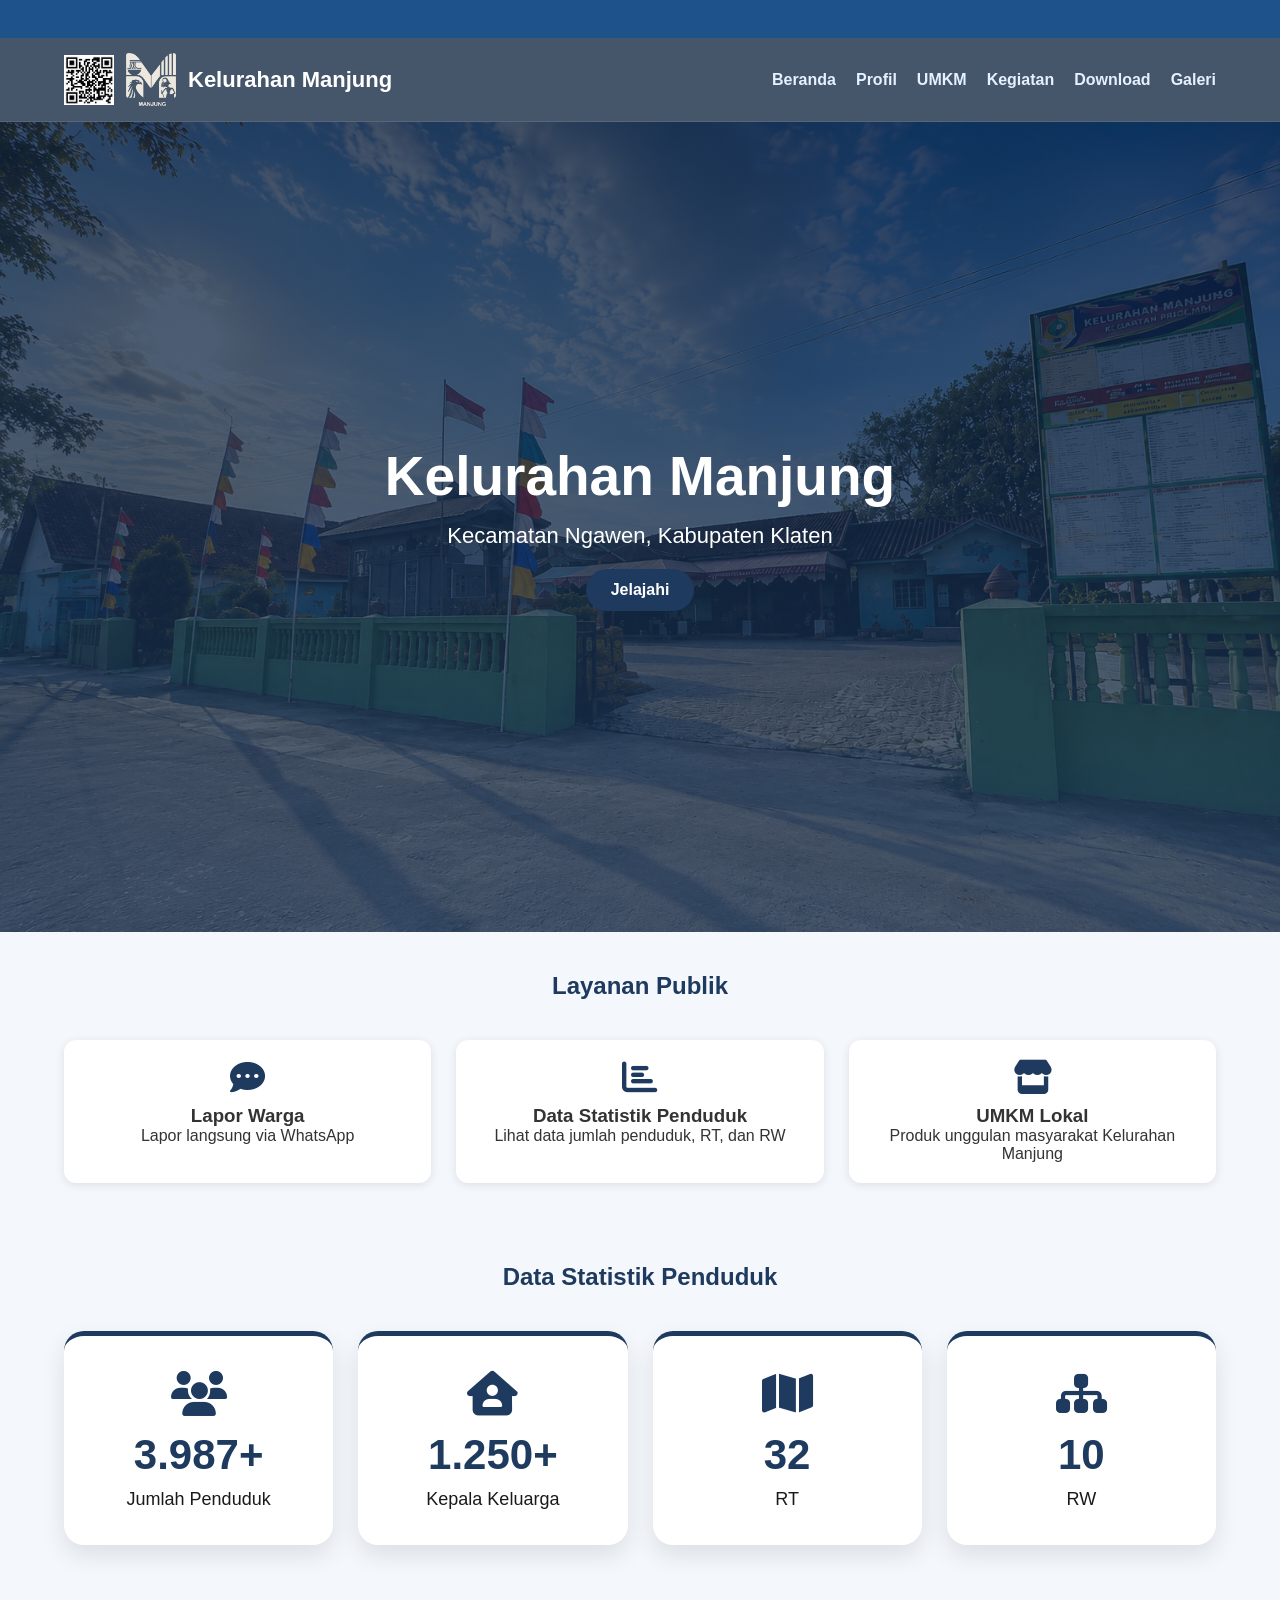
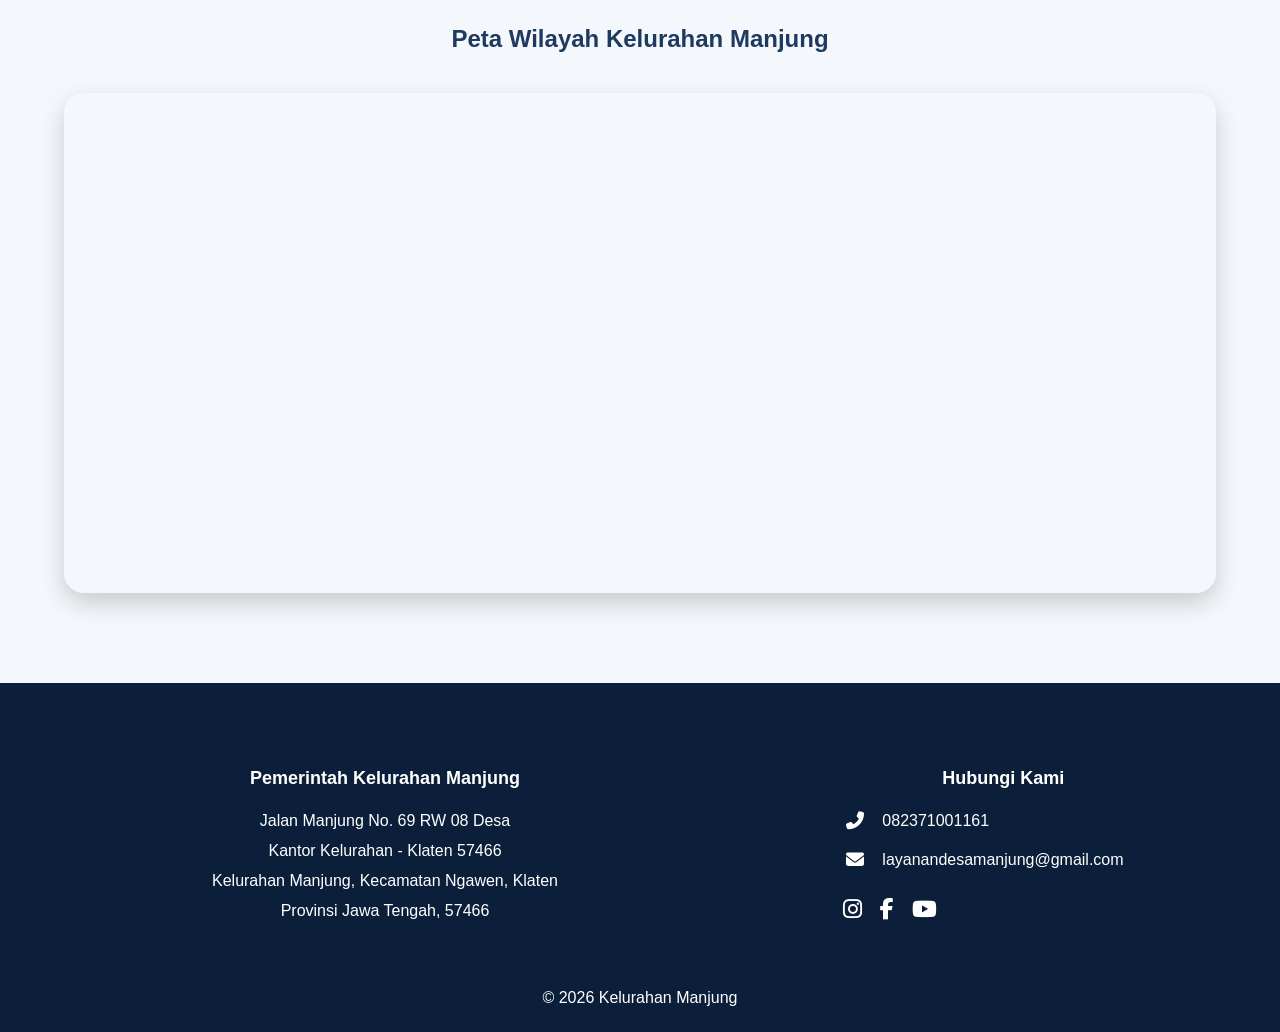
<file: index.html>
<!DOCTYPE html>
<html lang="id">
<head>

    <meta name="viewport" content="width=device-width, initial-scale=1.0">
    <title>Beranda-Website Kelurahan Manjung</title>
    <link rel="icon" type="image/png" href="img/logo3.png">

    <!-- Menghubungkan icon font (Font Awesome) -->
    <link rel="stylesheet" href="https://cdnjs.cloudflare.com/ajax/libs/font-awesome/6.5.1/css/all.min.css">

    <meta charset="UTF-8">
    <meta name="viewport" content="width=device-width, initial-scale=1.0">

    <title>Kelurahan Manjung</title>

    <!-- Menghubungkan file CSS -->
    <link rel="stylesheet" href="style.css">
</head>

<body>
    

<!-- ===================== HEADER / NAVBAR ===================== -->

    <div class="running-text">
    <div class="running-content">
        <span>Selamat Datang di Website Resmi Desa Manjung, Kecamatan Ngawen. Dapatkan informasi terbaru dan transparansi pelayanan kami di sini.</span>

        <span class="gap"></span>

        <span>Jam operasional pelayanan administrasi Balai Desa Manjung: Senin s.d. Kamis (08.00 - 15.00 WIB) & Jumat (08.00 - 11.00 WIB).</span>
    </div>
</div>
    
<header>
    <div class="container">
        <nav>

            <!-- Logo + QR Code -->
            <div class="logo">

                <div class="qr-code">
                    <img src="img/barcode.png" alt="QR Code Website">
                </div>

                <img src="img/logo3.png" alt="Logo Manjung" class="logo-img">

                <span>Kelurahan Manjung</span>

            </div>

            <!-- Menu Navigasi -->
            <ul>
                <li><a href="index.html">Beranda</a></li>
                <li><a href="profil.html">Profil</a></li>
                <li><a href="umkm.html">UMKM</a></li>
                <li><a href="kegiatan.html">Kegiatan</a></li>
                <li><a href="download.html">Download</a></li>
                <li><a href="galeri.html">Galeri</a></li>
            </ul>

        </nav>
    </div>
</header>
<!-- ===================== HERO / BAGIAN UTAMA ===================== -->
<section class="hero">

    <div>
        <h1>Kelurahan Manjung</h1>

        <!-- Deskripsi singkat -->
        <p>Kecamatan Ngawen, Kabupaten Klaten</p>

        <!-- Tombol menuju halaman profil -->
        <a href="profil.html" class="btn">Jelajahi</a>
    </div>

</section>

<!-- ===================== LAYANAN PUBLIK ===================== -->
<section class="section" id="data-statistik">

    <div class="container">

        <h2 class="section-title">Layanan Publik</h2>

        <div class="cards">

            <!-- LAPOR WARGA -->
            <a href="https://wa.me/6285974874311?text=Selamat%20datang%20di%20Layanan%20Pengaduan%20Cepat%20Kelurahan%20Manjung%20%F0%9F%8F%9B%EF%B8%8F%0A%0ASilakan%20langsung%20sampaikan%20laporan%20atau%20keluhan%20Anda%20mengenai%20lingkungan%20kelurahan%20di%20chat%20ini%20dengan%20format%20bebas.%0A%0AAgar%20laporan%20cepat%20diproses%2C%20mohon%20sertakan%3A%0A%0A%F0%9F%93%8D%20Lokasi%20jelas%20(Nama%20jalan%20%2F%20gang%20%2F%20RT%20%26%20RW).%0A%0A%F0%9F%93%9D%20Inti%20masalah%20(Misal%3A%20lampu%20jalan%20mati%2C%20sampah%20menumpuk%2C%20jalan%20berlubang).%0A%0A%F0%9F%93%B7%20Foto%20bukti%20kondisi%20di%20lapangan.%0A%0ASilakan%20ketik%20laporan%20Anda%20dan%20kirimkan%20fotonya%20di%20bawah%20ini.%F0%9F%91%87"
                target="_blank" class="service-card">
                <i class="fas fa-comment-dots"></i>
                <h3>Lapor Warga</h3>
                <p>Lapor langsung via WhatsApp</p>
            </a>
            <!-- DATA STATISTIK -->
            <a href="#data-statistik" class="service-card">
                <i class="fas fa-chart-bar"></i>
                <h3>Data Statistik Penduduk</h3>
                <p>Lihat data jumlah penduduk, RT, dan RW</p>
            </a>

            <!-- UMKM -->
            <a href="umkm.html" class="service-card">
                <i class="fas fa-store"></i>
                <h3>UMKM Lokal</h3>
                <p>Produk unggulan masyarakat Kelurahan Manjung</p>
            </a>

        </div>

    </div>

</section>

<!-- ===================== DATA STATISTIK ===================== -->
<section class="section">

    <div class="container">

        <h2 class="section-title">Data Statistik Penduduk</h2>

        <div class="stats">

            <!-- Jumlah Penduduk -->
            <div class="stat-box">
                <i class="fas fa-users"></i>
                <h2>3.987+</h2>
                <p>Jumlah Penduduk</p>
            </div>

            <!-- Kepala Keluarga -->
            <div class="stat-box">
                <i class="fas fa-house-user"></i>
                <h2>1.250+</h2>
                <p>Kepala Keluarga</p>
            </div>

            <!-- RT -->
            <div class="stat-box">
                <i class="fas fa-map"></i>
                <h2>32</h2>
                <p>RT</p>
            </div>

            <!-- RW -->
            <div class="stat-box">
                <i class="fas fa-sitemap"></i>
                <h2>10</h2>
                <p>RW</p>
            </div>

        </div>

    </div>

</section>

<!-- ===================== PETA WILAYAH ===================== -->
<section class="section">

    <div class="container">

        <h2 class="section-title">Peta Wilayah Kelurahan Manjung</h2>

        <div class="map-box">

            <!-- Google Maps Embed -->
            <iframe
            src="https://www.google.com/maps/embed?pb=!1m18!1m12!1m3!1d7907.983593774622!2d110.58155358522377!3d-7.684027641553846!2m3!1f0!2f0!3f0!3m2!1i1024!2i768!4f13.1!3m3!1m2!1s0x2e7a4396e9752d1f%3A0x8e45d3a02969b3ef!2sManjung%2C%20Kec.%20Ngawen%2C%20Kabupaten%20Klaten%2C%20Jawa%20Tengah!5e0!3m2!1sid!2sid!4v1780369064944"
            width="100%"
            height="500"
            style="border:0;"
            allowfullscreen=""
            loading="lazy"
            referrerpolicy="no-referrer-when-downgrade">
          </iframe>

        </div>

    </div>

</section>

<!-- ===================== FOOTER ===================== -->
 <footer>
<div class="footer-container">
    

    <div class="footer-left">
        <h3>Pemerintah Kelurahan Manjung</h3>

        <p>Jalan Manjung No. 69 RW 08 Desa</p>
        <p>Kantor Kelurahan - Klaten 57466</p>
        <p>Kelurahan Manjung, Kecamatan Ngawen, Klaten</p>
        <p>Provinsi Jawa Tengah, 57466</p>

    </div>

    <div class="footer-right">
        <h3>Hubungi Kami</h3>

        <div class="contact-item">
            <i class="fas fa-phone-alt"></i>
            <span>082371001161</span>
        </div>

        <div class="contact-item">
            <i class="fas fa-envelope"></i>
            <span>layanandesamanjung@gmail.com</span>
        </div>

        <div class="social-icons">
            <a href="#"><i class="fab fa-instagram"></i></a>
            <a href="#"><i class="fab fa-facebook-f"></i></a>
            <a href="#"><i class="fab fa-youtube"></i></a>
        </div>
    </div>

</div>


    <p>&copy; 2026 Kelurahan Manjung</p>
</footer>

<!-- Tombol scroll ke atas -->
<button id="topBtn" onclick="topFunction()">↑</button>

<!-- Menghubungkan JavaScript -->
<script src="script.js"></script>

</body>
</html>
</file>
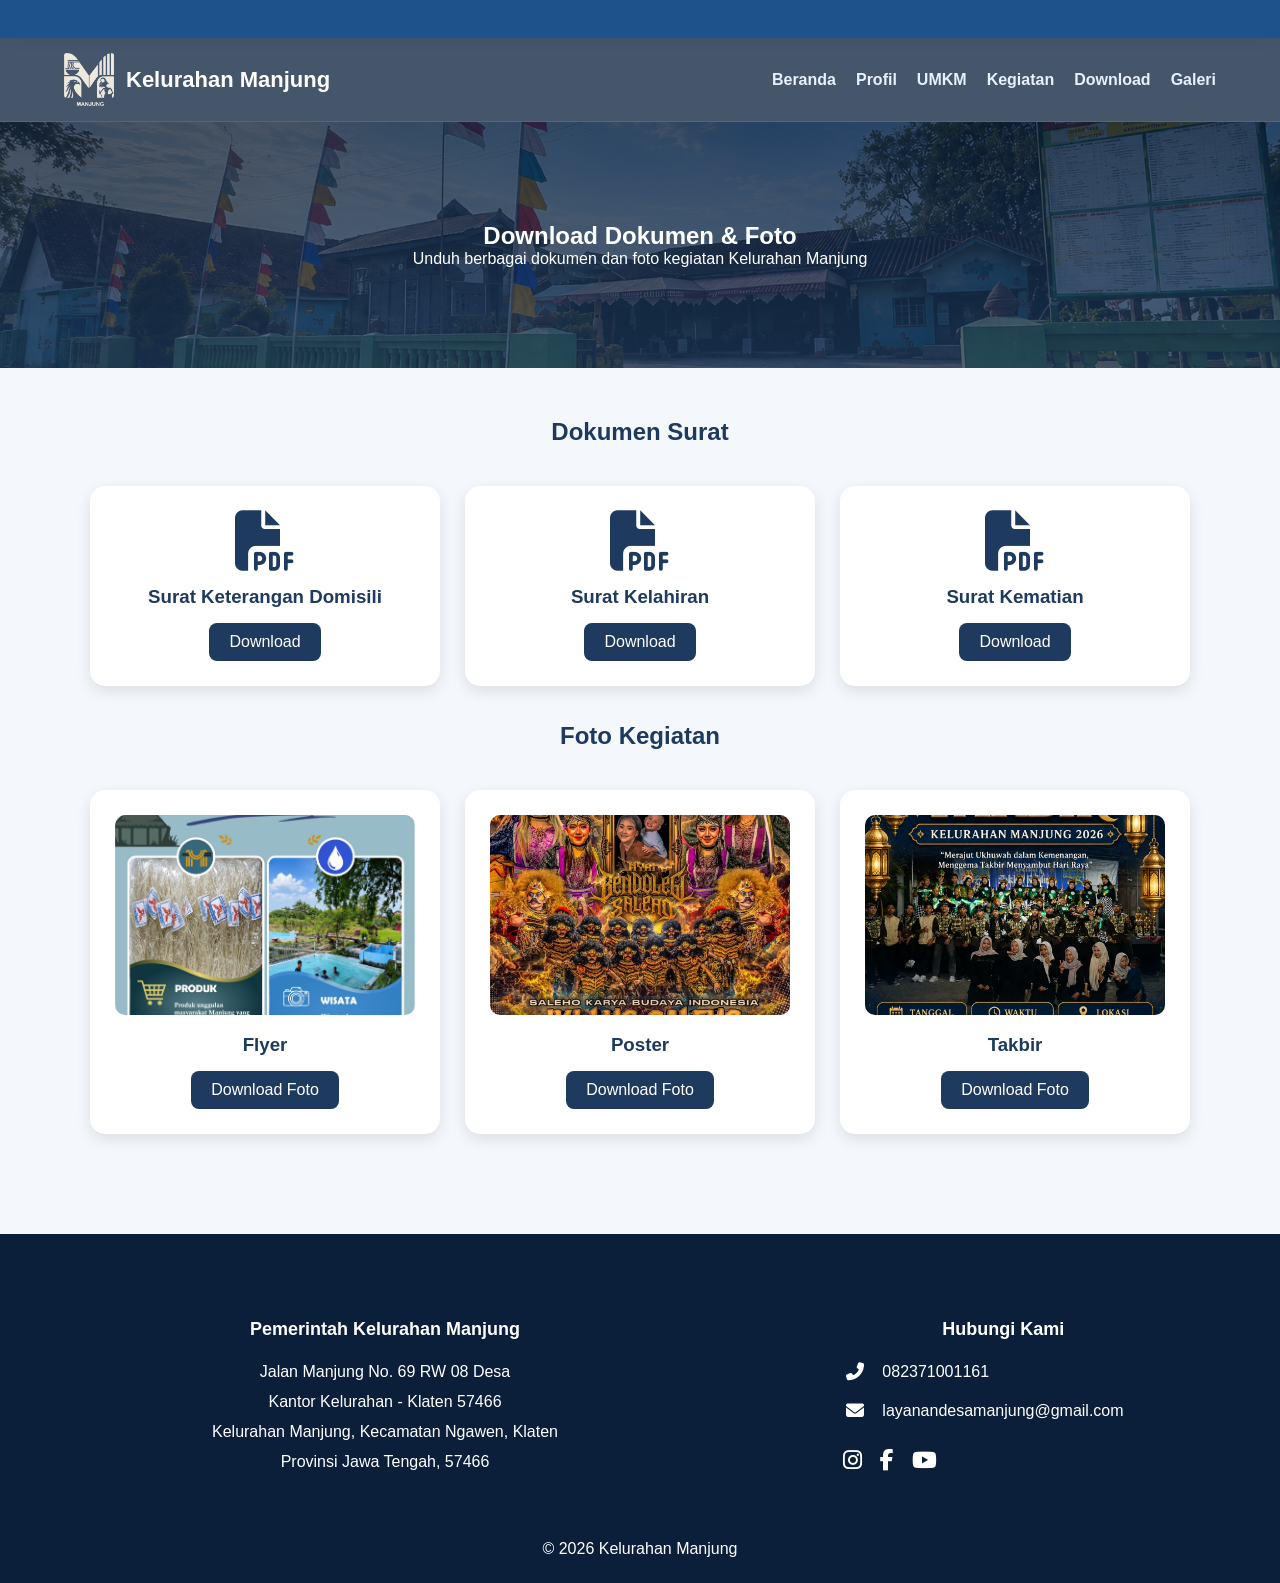
<file: download.html>
<!DOCTYPE html>
<!-- Menentukan bahwa dokumen menggunakan HTML5 -->

<html lang="id">
<!-- Awal dokumen HTML dan bahasa yang digunakan adalah Bahasa Indonesia -->

<head>
    <!-- Bagian head berisi informasi website yang tidak ditampilkan langsung -->

    <meta charset="UTF-8">
    <!-- Mendukung berbagai karakter dan simbol -->

    <meta name="viewport" content="width=device-width, initial-scale=1.0">
    <!-- Membuat website responsif di HP, tablet, dan komputer -->

    <title>Download - Website Kelurahan Manjung</title>
    <!-- Judul yang tampil pada tab browser -->

    <link rel="icon" type="image/png" href="img/logo3.png">
    <!-- Favicon atau ikon website -->

    <link rel="stylesheet" href="style.css">
    <!-- Menghubungkan file CSS -->

    <link rel="stylesheet"
        href="https://cdnjs.cloudflare.com/ajax/libs/font-awesome/6.5.1/css/all.min.css">
    <!-- Menghubungkan Font Awesome untuk ikon -->
</head>

<body>
    <!-- Seluruh isi website dimulai dari sini -->

    <!-- ================= RUNNING TEXT ================= -->
    <div class="running-text">

        <div class="running-content">

            <span>
                Selamat Datang di Website Resmi Desa Manjung, Kecamatan Ngawen.
                Dapatkan informasi terbaru dan transparansi pelayanan kami di sini.
            </span>

            <span class="gap"></span>
            <!-- Memberi jarak antara teks pertama dan kedua -->

            <span>
                Jam operasional pelayanan administrasi Balai Desa Manjung:
                Senin s.d. Kamis (08.00 - 15.00 WIB) &
                Jumat (08.00 - 11.00 WIB).
            </span>

        </div>
    </div>

    <!-- ================= HEADER ================= -->
    <header>

        <div class="container">

            <nav>
                <!-- Menu navigasi website -->

                <div class="logo">

                    <img src="img/logo3.png" class="logo-img">
                    <!-- Logo desa -->

                    Kelurahan Manjung

                </div>

                <ul>
                    <!-- Daftar menu -->

                    <li><a href="index.html">Beranda</a></li>

                    <li><a href="profil.html">Profil</a></li>

                    <li><a href="umkm.html">UMKM</a></li>

                    <li><a href="kegiatan.html">Kegiatan</a></li>

                    <li><a href="download.html">Download</a></li>

                    <li><a href="galeri.html">Galeri</a></li>

                </ul>

            </nav>

        </div>

    </header>

    <!-- ================= JUDUL HALAMAN ================= -->
    <section class="page-header">

        <h1>Download Dokumen & Foto</h1>

        <p>
            Unduh berbagai dokumen dan foto kegiatan Kelurahan Manjung
        </p>

    </section>

    <!-- ================= KONTEN ================= -->
    <section class="content">

        <!-- Judul kategori dokumen -->
        <h2 class="section-title">Dokumen Surat</h2>

        <div class="download-grid">

            <!-- Kartu Surat Domisili -->
            <div class="download-card">

                <i class="fas fa-file-pdf"></i>

                <h3>Surat Keterangan Domisili</h3>

                <a href="img/domisili.pdf"
                    download
                    class="download-btn">

                    Download

                </a>

            </div>

            <!-- Kartu Surat Kelahiran -->
            <div class="download-card">

                <i class="fas fa-file-pdf"></i>

                <h3>Surat Kelahiran</h3>

                <a href="img/kelahiran.pdf"
                    download
                    class="download-btn">

                    Download

                </a>

            </div>

            <!-- Kartu Surat Kematian -->
            <div class="download-card">

                <i class="fas fa-file-pdf"></i>

                <h3>Surat Kematian</h3>

                <a href="img/kematian.pdf"
                    download
                    class="download-btn">

                    Download

                </a>

            </div>

        </div>

        <br><br>

        <!-- ================= FOTO KEGIATAN ================= -->
        <h2 class="section-title">Foto Kegiatan</h2>

        <div class="download-grid">

            <!-- Flyer -->
            <div class="download-card">

                <img src="img/poster1.jpg" alt="Flyer">

                <h3>Flyer</h3>

                <a href="img/poster1.jpg"
                    download="Flyer.jpg"
                    class="download-btn">

                    Download Foto

                </a>

            </div>

            <!-- Poster -->
            <div class="download-card">

                <img src="img/saleho.jpg" alt="Poster">

                <h3>Poster</h3>

                <a href="img/kegiatan2.jpg"
                    download="Poster-Saleho.jpg"
                    class="download-btn">

                    Download Foto

                </a>

            </div>

            <!-- Takbir -->
            <div class="download-card">

                <img src="img/takbir.png" alt="Takbir">

                <h3>Takbir</h3>

                <a href="img/takbir.png"
                    download="Poster-Takbir.jpg"
                    class="download-btn">

                    Download Foto

                </a>

            </div>

        </div>

    </section>

    <!-- ================= FOOTER ================= -->
    <footer>

        <div class="footer-container">

            <!-- Informasi Alamat -->
            <div class="footer-left">

                <h3>Pemerintah Kelurahan Manjung</h3>

                <p>Jalan Manjung No. 69 RW 08 Desa</p>

                <p>Kantor Kelurahan - Klaten 57466</p>

                <p>Kelurahan Manjung, Kecamatan Ngawen, Klaten</p>

                <p>Provinsi Jawa Tengah, 57466</p>

            </div>

            <!-- Kontak -->
            <div class="footer-right">

                <h3>Hubungi Kami</h3>

                <div class="contact-item">

                    <i class="fas fa-phone-alt"></i>

                    <span>082371001161</span>

                </div>

                <div class="contact-item">

                    <i class="fas fa-envelope"></i>

                    <span>layanandesamanjung@gmail.com</span>

                </div>

                <!-- Sosial Media -->
                <div class="social-icons">

                    <a href="#">
                        <i class="fab fa-instagram"></i>
                    </a>

                    <a href="#">
                        <i class="fab fa-facebook-f"></i>
                    </a>

                    <a href="#">
                        <i class="fab fa-youtube"></i>
                    </a>

                </div>

            </div>

        </div>

        <p>&copy; 2026 Kelurahan Manjung</p>

    </footer>

    <!-- Tombol kembali ke atas -->
    <button id="topBtn" onclick="topFunction()">
        ↑
    </button>

    <!-- Menghubungkan JavaScript -->
    <script src="script.js"></script>

</body>
</html>
</file>
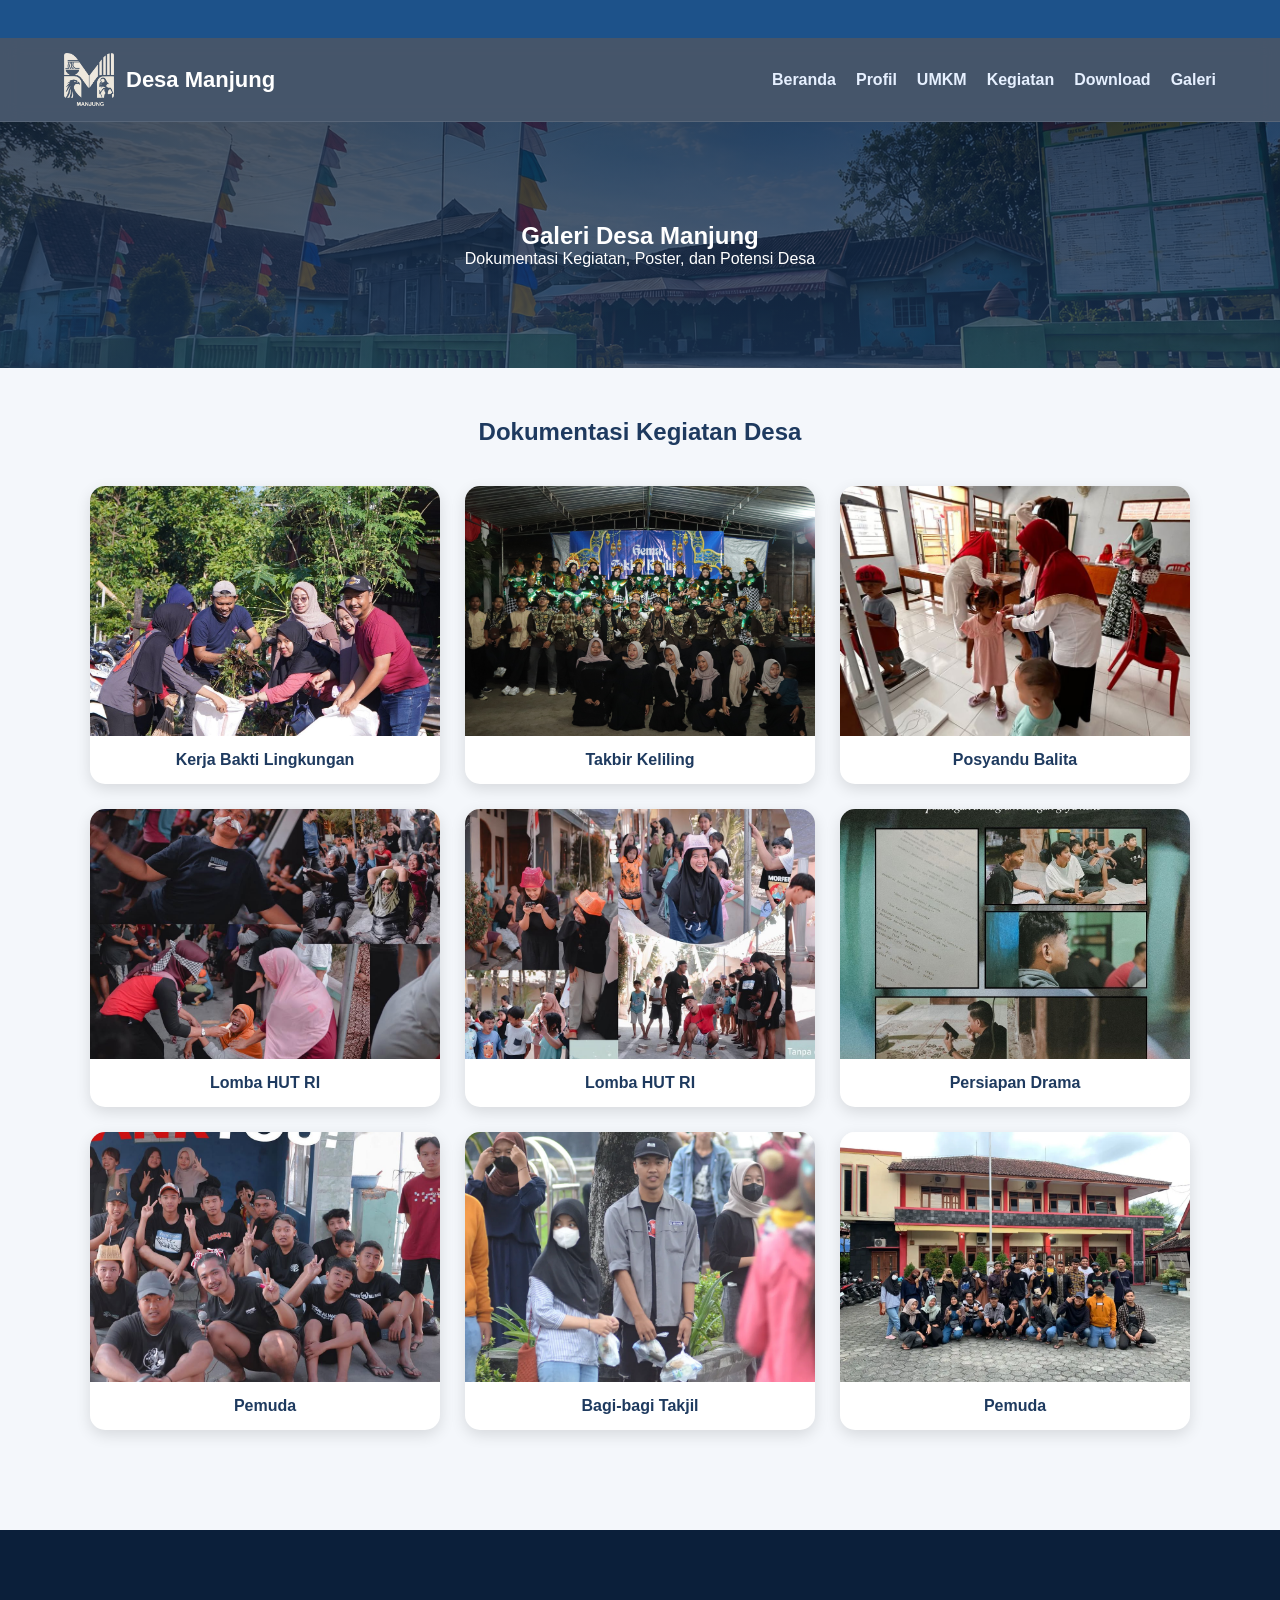
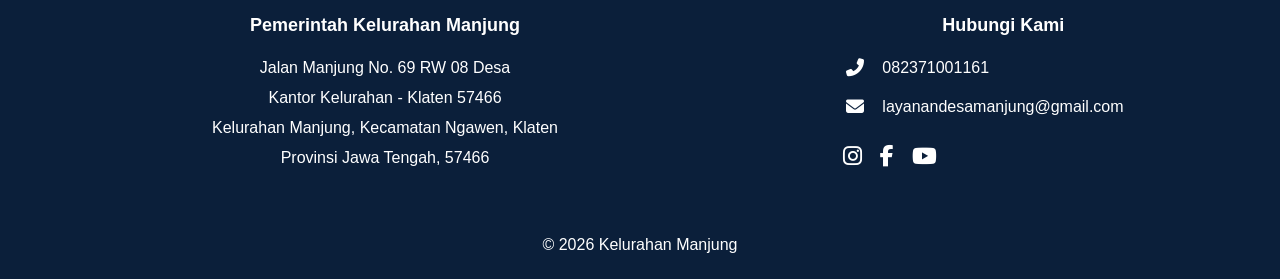
<file: galeri.html>
<!DOCTYPE html>
<!-- Menentukan bahwa dokumen menggunakan HTML5 -->

<html lang="id">
<!-- Awal dokumen HTML dengan bahasa Indonesia -->

<head>
    <!-- Bagian head berisi informasi website -->

    <head>
    <meta charset="UTF-8">
    <meta name="viewport" content="width=device-width, initial-scale=1.0">
    <title>Galeri Desa Manjung</title>

    <link rel="icon" type="image/png" href="./img/logo3.png">

    <link rel="stylesheet" href="style.css">
</head>

    <div class="running-text">
        <!-- Area teks berjalan -->

        <div class="running-content">

            <span>
                Selamat Datang di Website Resmi Desa Manjung, Kecamatan Ngawen.
                Dapatkan informasi terbaru dan transparansi pelayanan kami di sini.
            </span>

            <span class="gap"></span>
            <!-- Memberikan jarak antar teks berjalan -->

            <span>
                Jam operasional pelayanan administrasi Balai Desa Manjung:
                Senin s.d. Kamis (08.00 - 15.00 WIB) &
                Jumat (08.00 - 11.00 WIB).
            </span>

        </div>
    </div>

    <meta charset="UTF-8">
    <!-- Mendukung berbagai karakter dan simbol -->

    <meta name="viewport" content="width=device-width, initial-scale=1.0">
    <!-- Membuat website responsif -->

    <title>Galeri Desa Manjung</title>
    <!-- Judul halaman pada tab browser -->

    <link rel="stylesheet" href="style.css">
    <!-- Menghubungkan file CSS -->

    <link rel="stylesheet"
        href="https://cdnjs.cloudflare.com/ajax/libs/font-awesome/6.5.1/css/all.min.css">
    <!-- Menghubungkan Font Awesome untuk ikon -->
</head>

<body>
    <!-- Awal isi website -->

    <!-- ================= HEADER ================= -->

    <header>

        <div class="container">

            <nav>
                <!-- Menu navigasi website -->

                <div class="logo">

                    <img src="img/logo3.png"
                        alt="Logo Desa"
                        class="logo-img">
                    <!-- Logo Desa Manjung -->

                    <span>Desa Manjung</span>

                </div>

                <ul>
                    <!-- Daftar menu -->

                    <li><a href="index.html">Beranda</a></li>

                    <li><a href="profil.html">Profil</a></li>

                    <li><a href="umkm.html">UMKM</a></li>

                    <li><a href="kegiatan.html">Kegiatan</a></li>

                    <li><a href="download.html">Download</a></li>

                    <li><a href="galeri.html">Galeri</a></li>

                </ul>

            </nav>

        </div>

    </header>

    <!-- ================= JUDUL HALAMAN ================= -->

    <section class="page-header">

        <h1>Galeri Desa Manjung</h1>

        <p>
            Dokumentasi Kegiatan, Poster, dan Potensi Desa
        </p>

    </section>

    <!-- ================= KONTEN GALERI ================= -->

    <section class="content">

        <h2 class="section-title">
            Dokumentasi Kegiatan Desa
        </h2>

        <!-- Grid galeri foto -->

        <div class="gallery-grid">

            <!-- Foto 1 -->
            <div class="gallery-item">

                <img src="img/kerja bakti.jpg"
                    alt="Kerja Bakti">

                <div class="gallery-caption">
                    Kerja Bakti Lingkungan
                </div>

            </div>

            <!-- Foto 2 -->
            <div class="gallery-item">

                <img src="img/takbiran.JPG"
                    alt="Takbir Keliling">

                <div class="gallery-caption">
                    Takbir Keliling
                </div>

            </div>

            <!-- Foto 3 -->
            <div class="gallery-item">

                <img src="img/posyhandu.jpg"
                    alt="Posyandu">

                <div class="gallery-caption">
                    Posyandu Balita
                </div>

            </div>

            <!-- Foto 4 -->
            <div class="gallery-item">

                <img src="img/lomba ibu.jpg"
                    alt="Lomba HUT RI">

                <div class="gallery-caption">
                    Lomba HUT RI
                </div>

            </div>

            <!-- Foto 5 -->
            <div class="gallery-item">

                <img src="img/agustusan.jpg"
                    alt="Agustusan">

                <div class="gallery-caption">
                    Lomba HUT RI
                </div>

            </div>

            <!-- Foto 6 -->
            <div class="gallery-item">

                <img src="img/drama.jpg"
                    alt="Drama">

                <div class="gallery-caption">
                    Persiapan Drama
                </div>

            </div>

            <!-- Foto 7 -->
            <div class="gallery-item">

                <img src="img/agustusan1.jpg"
                    alt="Pemuda">

                <div class="gallery-caption">
                    Pemuda
                </div>

            </div>

            <!-- Foto 8 -->
            <div class="gallery-item">

                <img src="img/takjil.webp"
                    alt="Takjil">

                <div class="gallery-caption">
                    Bagi-bagi Takjil
                </div>

            </div>

            <!-- Foto 9 -->
            <div class="gallery-item">

                <img src="img/pemuda.jpg"
                    alt="Pemuda">

                <div class="gallery-caption">
                    Pemuda
                </div>

            </div>

        </div>

    </section>

    <!-- ================= FOOTER ================= -->

    <footer>

        <div class="footer-container">

            <!-- Informasi alamat kantor desa -->
            <div class="footer-left">

                <h3>Pemerintah Kelurahan Manjung</h3>

                <p>Jalan Manjung No. 69 RW 08 Desa</p>

                <p>Kantor Kelurahan - Klaten 57466</p>

                <p>Kelurahan Manjung, Kecamatan Ngawen, Klaten</p>

                <p>Provinsi Jawa Tengah, 57466</p>

            </div>

            <!-- Informasi kontak -->
            <div class="footer-right">

                <h3>Hubungi Kami</h3>

                <div class="contact-item">

                    <i class="fas fa-phone-alt"></i>

                    <span>082371001161</span>

                </div>

                <div class="contact-item">

                    <i class="fas fa-envelope"></i>

                    <span>layanandesamanjung@gmail.com</span>

                </div>

                <!-- Ikon media sosial -->
                <div class="social-icons">

                    <a href="#">
                        <i class="fab fa-instagram"></i>
                    </a>

                    <a href="#">
                        <i class="fab fa-facebook-f"></i>
                    </a>

                    <a href="#">
                        <i class="fab fa-youtube"></i>
                    </a>

                </div>

            </div>

        </div>

        <!-- Hak cipta website -->
        <p>&copy; 2026 Kelurahan Manjung</p>

    </footer>

<!-- Tombol scroll ke atas -->
<button id="topBtn" onclick="topFunction()">↑</button>

    
</body>
</html>
</file>
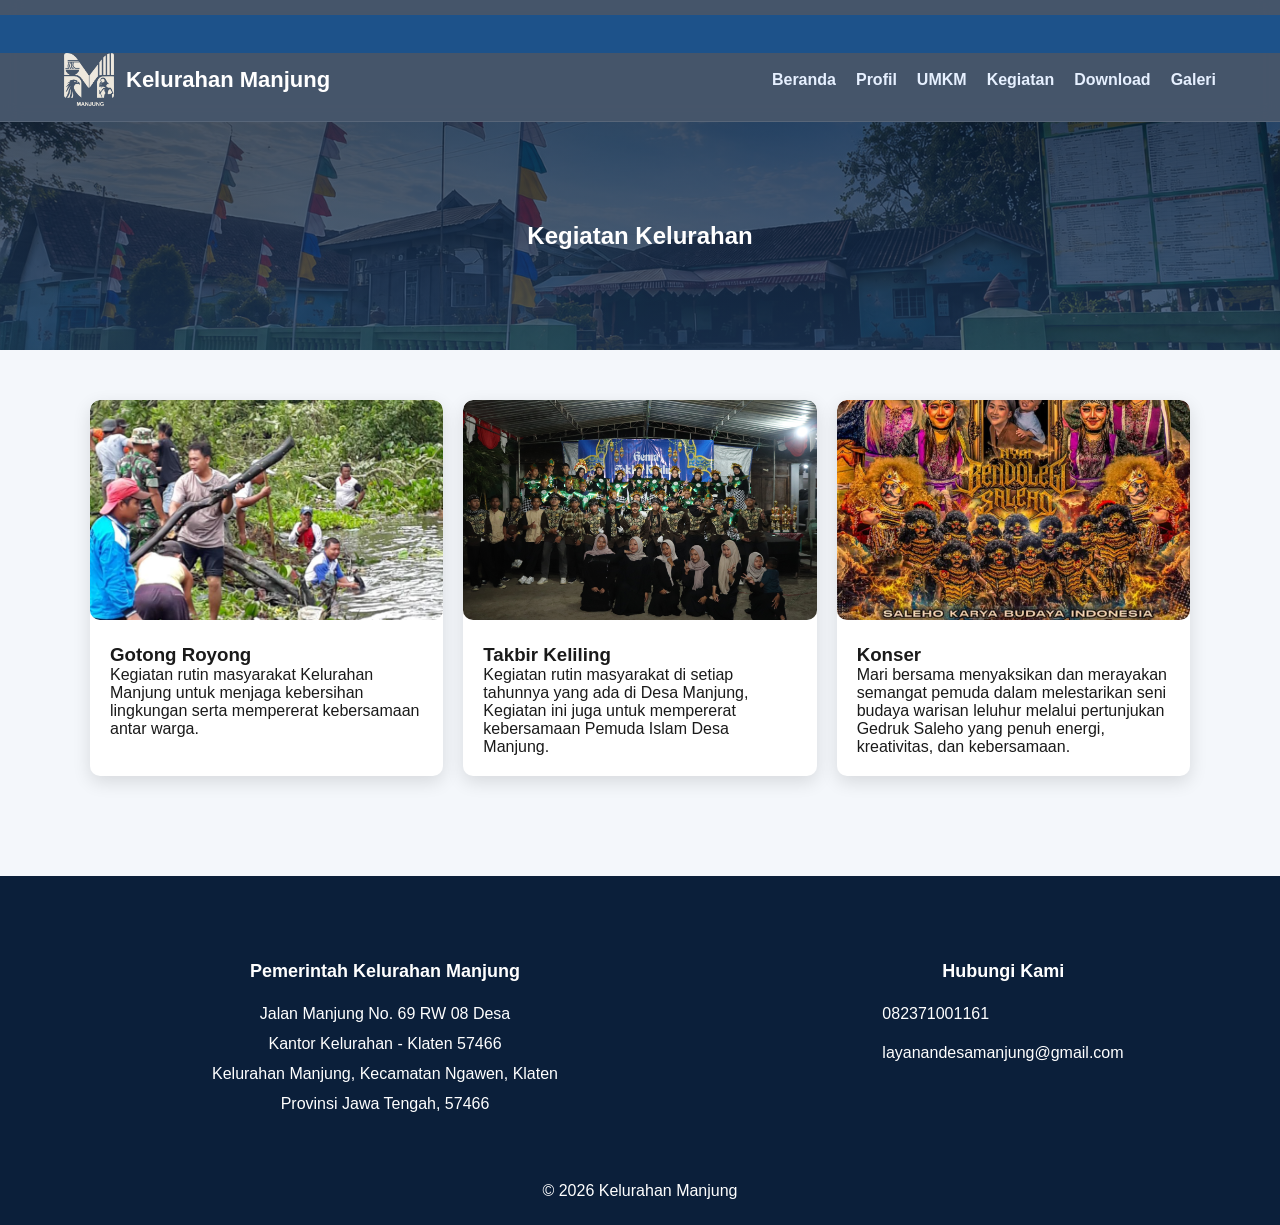
<file: kegiatan.html>
<!DOCTYPE html>
<html>
<head>
    <meta name="viewport" content="width=device-width, initial-scale=1.0">
    <title>Kegiatan-Website Kelurahan Manjung</title>
    <link rel="icon" type="image/png" href="img/logo3.png">
<title>Kegiatan Kelurahan</title>
<link rel="stylesheet" href="style.css">
</head>
<body>

<header>

<div class="running-text">
    <div class="running-content">
        <span>Selamat Datang di Website Resmi Desa Manjung, Kecamatan Ngawen. Dapatkan informasi terbaru dan transparansi pelayanan kami di sini.</span>

        <span class="gap"></span>

        <span>Jam operasional pelayanan administrasi Balai Desa Manjung: Senin s.d. Kamis (08.00 - 15.00 WIB) & Jumat (08.00 - 11.00 WIB).</span>
    </div>
</div>
    
<div class="container">
<nav>
<div class="logo">
    <img src="img/logo3.png" alt="Logo Kelurahan" class="logo-img">
    <span>Kelurahan Manjung</span>
</div>

<ul>
<li><a href="index.html">Beranda</a></li>
<li><a href="profil.html">Profil</a></li>
<li><a href="umkm.html">UMKM</a></li>
<li><a href="kegiatan.html">Kegiatan</a></li>
<li><a href="download.html">Download</a></li>
<li><a href="galeri.html">Galeri</a></li>
</ul>

</nav>
</div>
</header>

<section class="page-header">
    <h1>Kegiatan Kelurahan</h1>
</section>

<section class="content">

    <div class="gallery">

        <!-- Kegiatan 1 -->
        <div class="card">
            <img src="img/kegiatan.jpg" alt="Gotong Royong">

            <div class="card-content">
                <h3>Gotong Royong</h3>

                <p>
                    Kegiatan rutin masyarakat Kelurahan Manjung
                    untuk menjaga kebersihan lingkungan serta
                    mempererat kebersamaan antar warga.
                </p>
            </div>
        </div>

        <!-- Kegiatan 2 -->
        <div class="card">
            <img src="img/takbiran.JPG" alt="Pelatihan UMKM">

            <div class="card-content">
                <h3>Takbir Keliling</h3>

                <p>
                    Kegiatan rutin masyarakat di setiap tahunnya
                    yang ada di Desa Manjung, Kegiatan ini juga untuk
                    mempererat kebersamaan Pemuda Islam Desa Manjung.
                </p>
            </div>
        </div>

        <!-- Kegiatan 3 -->
        <div class="card">
            <img src="img/saleho.jpg" alt="Promosi Wisata">

            <div class="card-content">
                <h3>Konser</h3>

                <p>
                    Mari bersama menyaksikan dan merayakan semangat pemuda 
                    dalam melestarikan seni 
                    budaya warisan leluhur melalui pertunjukan Gedruk Saleho 
                    yang penuh energi, kreativitas, dan kebersamaan.
                </p>
            </div>
        </div>

    </div>

</section>

<footer>
<div class="footer-container">
    

    <div class="footer-left">
        <h3>Pemerintah Kelurahan Manjung</h3>

        <p>Jalan Manjung No. 69 RW 08 Desa</p>
        <p>Kantor Kelurahan - Klaten 57466</p>
        <p>Kelurahan Manjung, Kecamatan Ngawen, Klaten</p>
        <p>Provinsi Jawa Tengah, 57466</p>

    </div>

    <div class="footer-right">
        <h3>Hubungi Kami</h3>

        <div class="contact-item">
            <i class="fas fa-phone-alt"></i>
            <span>082371001161</span>
        </div>

        <div class="contact-item">
            <i class="fas fa-envelope"></i>
            <span>layanandesamanjung@gmail.com</span>
        </div>

        <div class="social-icons">
            <a href="#"><i class="fab fa-instagram"></i></a>
            <a href="#"><i class="fab fa-facebook-f"></i></a>
            <a href="#"><i class="fab fa-youtube"></i></a>
        </div>
    </div>

</div>


    <p>&copy; 2026 Kelurahan Manjung</p>
</footer>

<!-- Tombol scroll ke atas -->
<button id="topBtn" onclick="topFunction()">↑</button>

<!-- Menghubungkan JavaScript -->
<script src="script.js"></script>


</body>
</html>
</file>
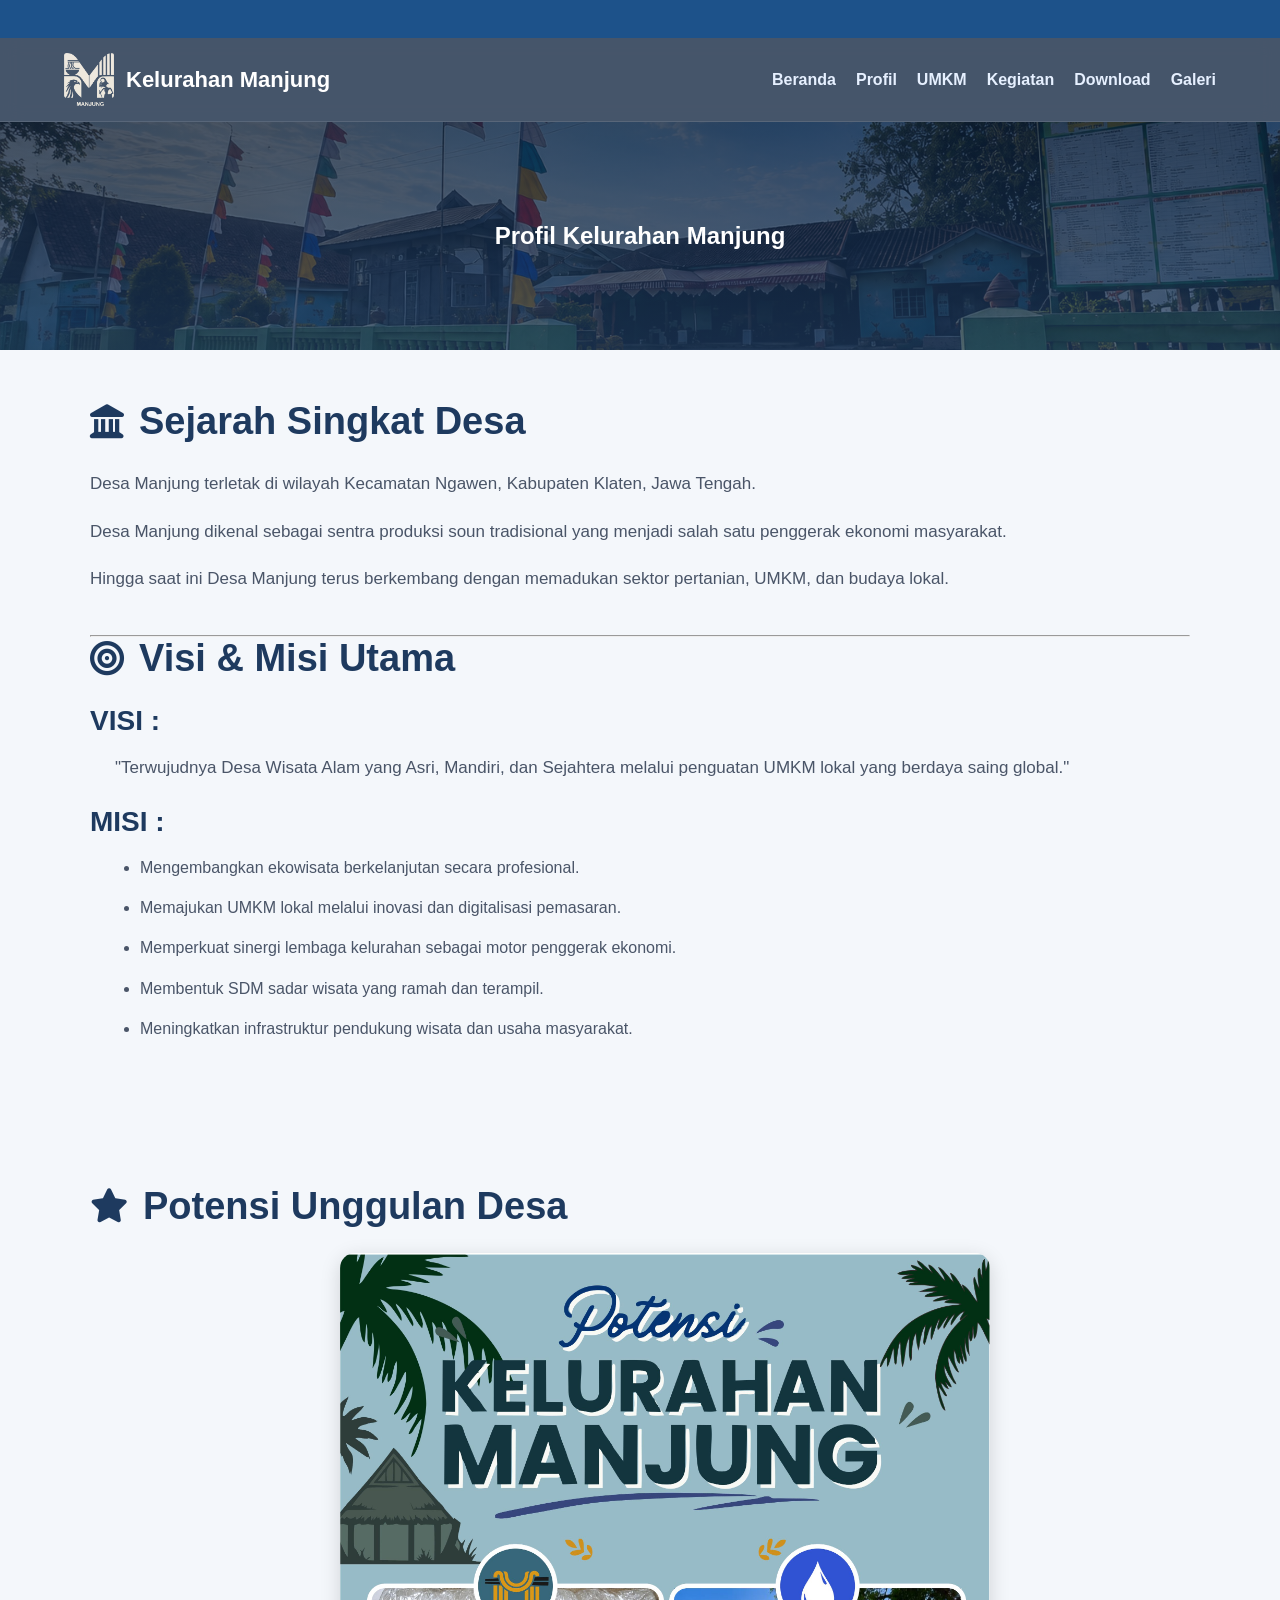
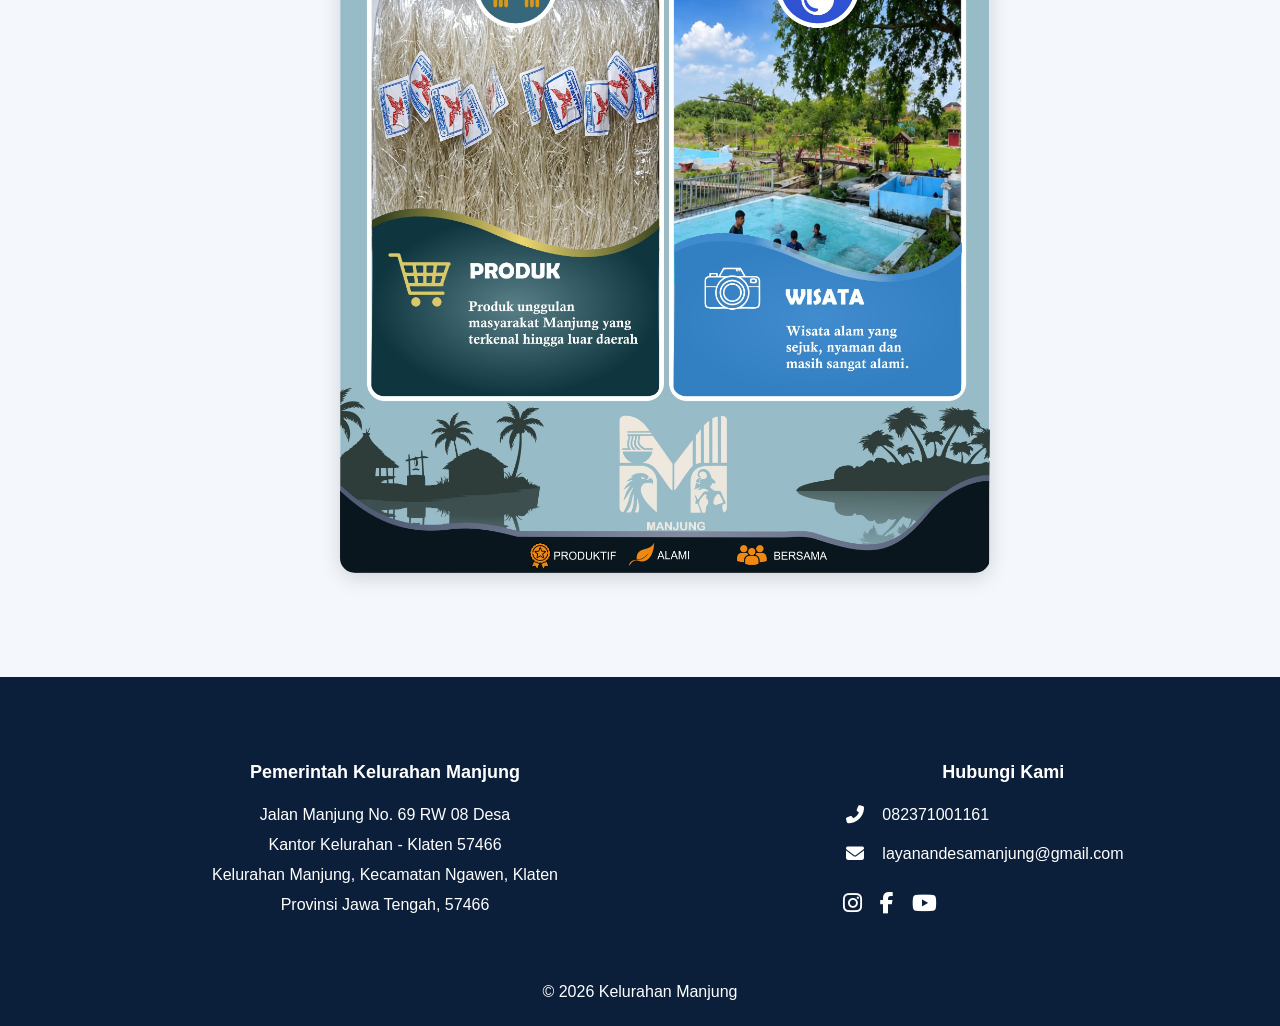
<file: profil.html>
<!DOCTYPE html>
<!-- Menentukan bahwa dokumen menggunakan HTML5 -->

<html>
<!-- Awal dokumen HTML -->

<head>
    <!-- Bagian head berisi informasi website -->

    
    <meta name="viewport" content="width=device-width, initial-scale=1.0">
    <!-- Membuat website responsif di berbagai perangkat -->

    <title>Profil-Website Kelurahan Manjung</title>
    <!-- Judul website pada tab browser -->

    <link rel="icon" type="image/png" href="img/logo3.png">
    <!-- Menampilkan favicon/logo pada tab browser -->

    <link rel="stylesheet"
        href="https://cdnjs.cloudflare.com/ajax/libs/font-awesome/6.5.1/css/all.min.css">
    <!-- Menghubungkan Font Awesome untuk ikon -->

    <title>Profil Kelurahan Manjung</title>
    <!-- Judul halaman (sebaiknya cukup satu title saja) -->

    <link rel="stylesheet" href="style.css">
    <!-- Menghubungkan file CSS -->
</head>

<body>
    <!-- Awal isi website -->

    <!-- ================= HEADER ================= -->

    <div class="running-text">
        <!-- Area teks berjalan -->

        <div class="running-content">

            <span>
                Selamat Datang di Website Resmi Desa Manjung, Kecamatan Ngawen.
                Dapatkan informasi terbaru dan transparansi pelayanan kami di sini.
            </span>

            <span class="gap"></span>
            <!-- Memberikan jarak antar teks berjalan -->

            <span>
                Jam operasional pelayanan administrasi Balai Desa Manjung:
                Senin s.d. Kamis (08.00 - 15.00 WIB) &
                Jumat (08.00 - 11.00 WIB).
            </span>

        </div>
    </div>

    <header>

        <div class="container">

            <nav>
                <!-- Menu navigasi -->

                <div class="logo">

                    <img src="img/logo3.png"
                        alt="Logo Kelurahan"
                        class="logo-img">
                    <!-- Logo Kelurahan -->

                    <span>Kelurahan Manjung</span>

                </div>

                <ul>
                    <!-- Daftar menu -->

                    <li><a href="index.html">Beranda</a></li>

                    <li><a href="profil.html">Profil</a></li>

                    <li><a href="umkm.html">UMKM</a></li>

                    <li><a href="kegiatan.html">Kegiatan</a></li>

                    <li><a href="download.html">Download</a></li>

                    <li><a href="galeri.html">Galeri</a></li>

                </ul>

            </nav>

        </div>

    </header>

    <!-- ================= JUDUL HALAMAN ================= -->

    <section class="page-header">

        <h1>Profil Kelurahan Manjung</h1>

    </section>

    <!-- ================= KONTEN PROFIL ================= -->

    <section class="content">

        <!-- Sejarah Desa -->

        <div class="info-section">

            <h2 class="section-heading">

                <i class="fas fa-landmark"></i>
                <!-- Ikon sejarah -->

                Sejarah Singkat Desa

            </h2>

            <p>
                Desa Manjung terletak di wilayah Kecamatan Ngawen,
                Kabupaten Klaten, Jawa Tengah.
            </p>

            <p>
                Desa Manjung dikenal sebagai sentra produksi soun
                tradisional yang menjadi salah satu penggerak ekonomi masyarakat.
            </p>

            <p>
                Hingga saat ini Desa Manjung terus berkembang dengan
                memadukan sektor pertanian, UMKM, dan budaya lokal.
            </p>

        </div>

        <hr>
        <!-- Garis pemisah antar bagian -->

        <!-- Visi dan Misi -->

        <div class="info-section">

            <h2 class="section-heading">

                <i class="fas fa-bullseye"></i>
                <!-- Ikon visi misi -->

                Visi & Misi Utama

            </h2>

            <h3>VISI :</h3>

            <p class="visi">

                "Terwujudnya Desa Wisata Alam yang Asri,
                Mandiri, dan Sejahtera melalui penguatan
                UMKM lokal yang berdaya saing global."

            </p>

            <h3>MISI :</h3>

            <ul class="misi-list">

                <li>
                    Mengembangkan ekowisata berkelanjutan secara profesional.
                </li>

                <li>
                    Memajukan UMKM lokal melalui inovasi dan digitalisasi pemasaran.
                </li>

                <li>
                    Memperkuat sinergi lembaga kelurahan sebagai motor penggerak ekonomi.
                </li>

                <li>
                    Membentuk SDM sadar wisata yang ramah dan terampil.
                </li>

                <li>
                    Meningkatkan infrastruktur pendukung wisata dan usaha masyarakat.
                </li>

            </ul>

        </div>

    </section>

    <!-- ================= POTENSI DESA ================= -->

    <section class="content">

        <h2 class="section-heading">

            <i class="fas fa-star"></i>
            <!-- Ikon potensi unggulan -->

            Potensi Unggulan Desa

        </h2>

        <div class="potensi-desa">

            <img src="img/poster1.jpg"
                alt="Potensi Unggulan Desa Manjung">
            <!-- Gambar potensi unggulan desa -->

        </div>

        <script src="script.js"></script>

    </section>

    <!-- ================= FOOTER ================= -->

    <footer>

        <div class="footer-container">

            <!-- Informasi alamat kantor desa -->

            <div class="footer-left">

                <h3>Pemerintah Kelurahan Manjung</h3>

                <p>Jalan Manjung No. 69 RW 08 Desa</p>

                <p>Kantor Kelurahan - Klaten 57466</p>

                <p>Kelurahan Manjung, Kecamatan Ngawen, Klaten</p>

                <p>Provinsi Jawa Tengah, 57466</p>

            </div>

            <!-- Informasi kontak -->

            <div class="footer-right">

                <h3>Hubungi Kami</h3>

                <div class="contact-item">

                    <i class="fas fa-phone-alt"></i>

                    <span>082371001161</span>

                </div>

                <div class="contact-item">

                    <i class="fas fa-envelope"></i>

                    <span>layanandesamanjung@gmail.com</span>

                </div>

                <!-- Ikon media sosial -->

                <div class="social-icons">

                    <a href="#">
                        <i class="fab fa-instagram"></i>
                    </a>

                    <a href="#">
                        <i class="fab fa-facebook-f"></i>
                    </a>

                    <a href="#">
                        <i class="fab fa-youtube"></i>
                    </a>

                </div>

            </div>

        </div>

        <!-- Hak cipta website -->

        <p>&copy; 2026 Kelurahan Manjung</p>

    </footer>

    <!-- Tombol kembali ke atas halaman -->

    <button id="topBtn" onclick="topFunction()">
        ↑
    </button>

    <!-- Menghubungkan file JavaScript -->

    <script src="script.js"></script>

</body>
</html>
</file>
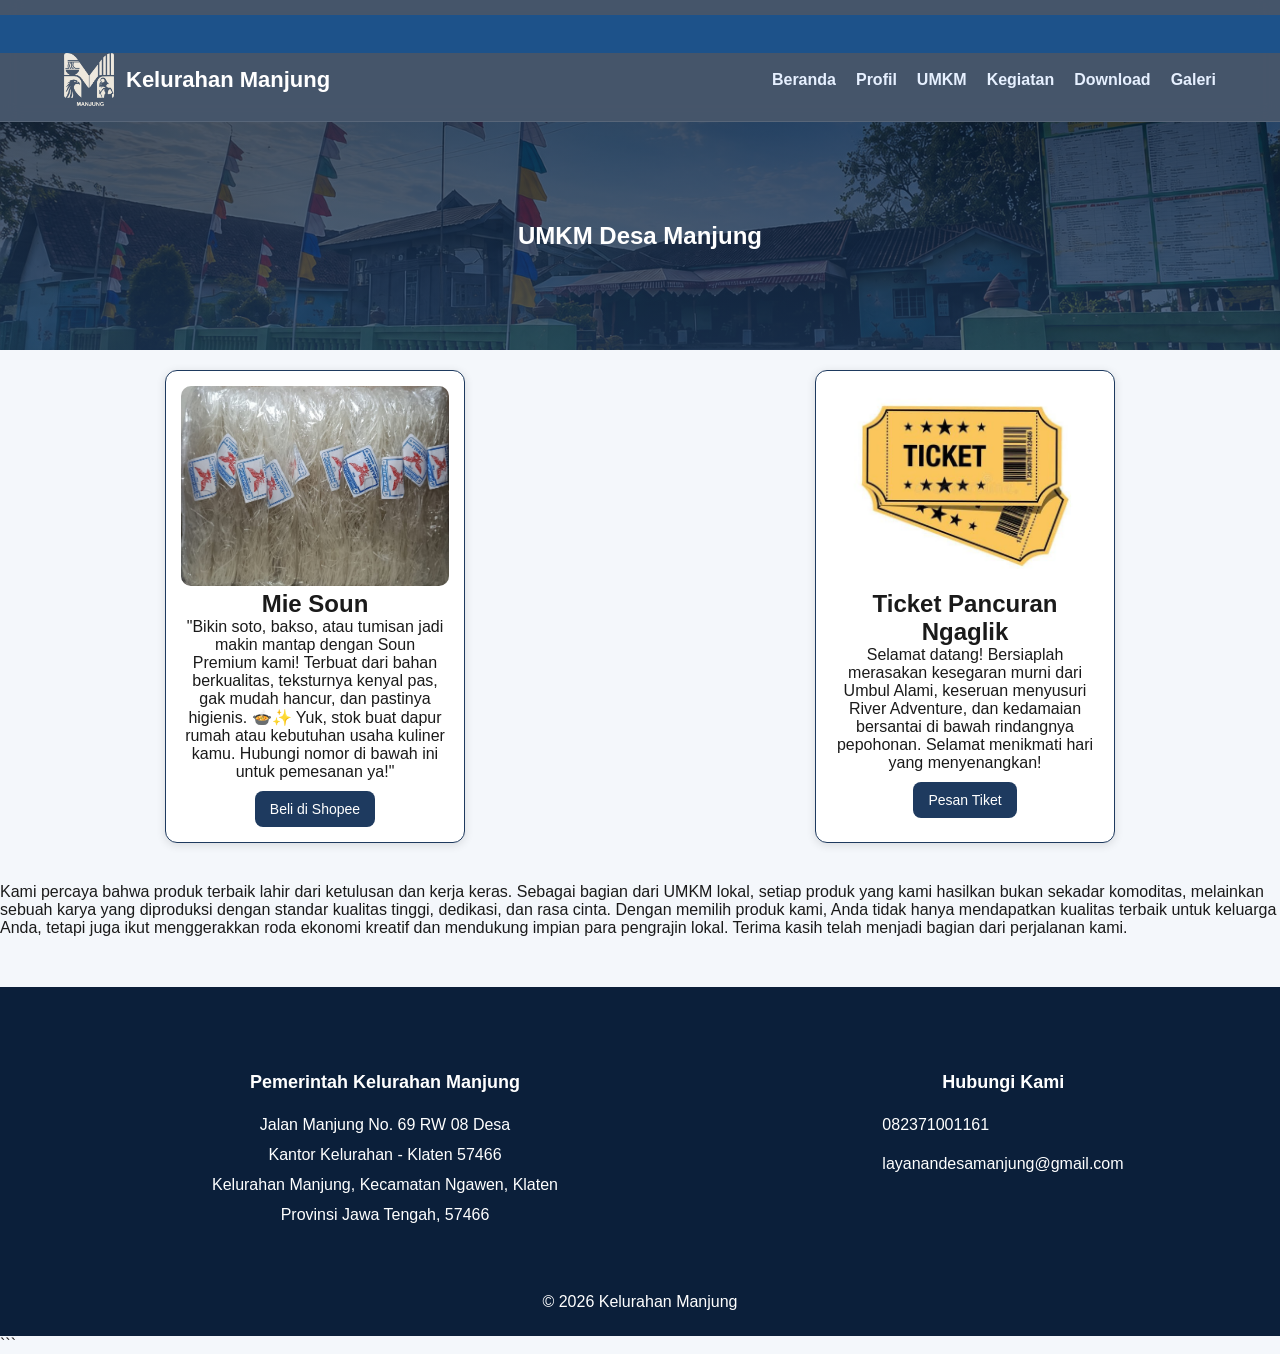
<file: umkm.html>
<!DOCTYPE html>
<!-- Menentukan bahwa dokumen menggunakan HTML5 -->

<html>
<!-- Awal dokumen HTML -->

<head>
    <!-- Bagian head berisi informasi website -->


    <meta name="viewport" content="width=device-width, initial-scale=1.0">
    <!-- Membuat website responsif di HP dan komputer -->

<title>UMKM-Website Kelurahan Manjung</title>
<!-- Judul halaman pada tab browser -->

    <link rel="icon" type="image/png" href="img/logo3.png">
    <!-- Icon/Favicon website -->

<title>UMKM Manjung</title>
<!-- Judul halaman -->

<link rel="stylesheet" href="style.css">
<!-- Menghubungkan file CSS eksternal -->

</head>

<body>
<!-- Awal isi halaman website -->

<header>
<!-- Header website -->

    <div class="running-text">
    <!-- Container teks berjalan -->

    <div class="running-content">
    <!-- Isi teks yang bergerak -->

        <span>Selamat Datang di Website Resmi Desa Manjung, Kecamatan Ngawen. Dapatkan informasi terbaru dan transparansi pelayanan kami di sini.</span>
        <!-- Teks berjalan pertama -->

        <span class="gap"></span>
        <!-- Memberikan jarak antar teks berjalan -->

        <span>Jam operasional pelayanan administrasi Balai Desa Manjung: Senin s.d. Kamis (08.00 - 15.00 WIB) & Jumat (08.00 - 11.00 WIB).</span>
        <!-- Teks berjalan kedua -->

    </div>
</div>

<div class="container">
<!-- Container pembungkus navbar -->

<nav>
<!-- Navigasi website -->

<div class="logo">
<!-- Area logo -->

    <img src="img/logo3.png" alt="Logo Kelurahan" class="logo-img">
    <!-- Menampilkan logo desa -->

    <span>Kelurahan Manjung</span>
    <!-- Nama website -->

</div>

<ul>
<!-- Daftar menu navigasi -->

<li><a href="index.html">Beranda</a></li>
<!-- Link ke halaman Beranda -->

<li><a href="profil.html">Profil</a></li>
<!-- Link ke halaman Profil -->

<li><a href="umkm.html">UMKM</a></li>
<!-- Link ke halaman UMKM -->

<li><a href="kegiatan.html">Kegiatan</a></li>
<!-- Link ke halaman Kegiatan -->

<li><a href="download.html">Download</a></li>
<!-- Link ke halaman Download -->

<li><a href="galeri.html">Galeri</a></li>
<!-- Link ke halaman Galeri -->

</ul>

</nav>
</div>

</header>

<section class="page-header">
<!-- Banner/judul halaman -->

<h1>UMKM Desa Manjung</h1>
<!-- Judul utama halaman -->

</section>

<div class="content4">
<!-- Area isi produk UMKM -->

<div class="product-card">
<!-- Kartu produk pertama -->

    <img src="img/soun.jpg" alt="Mie Soun" class="product-img">
    <!-- Gambar produk mie soun -->

    <h2>Mie Soun</h2>
    <!-- Nama produk -->

    <p>
        "Bikin soto, bakso, atau tumisan jadi makin mantap dengan Soun Premium kami! Terbuat dari bahan berkualitas, teksturnya kenyal pas, gak mudah hancur, dan pastinya higienis. 🍲✨

Yuk, stok buat dapur rumah atau kebutuhan usaha kuliner kamu. Hubungi nomor di bawah ini untuk pemesanan ya!"
    </p>
    <!-- Deskripsi produk mie soun -->

    <a class="btn-pesan" href="https://shopee.co.id/ejaa_20" target="_blank">
    <!-- Tombol menuju toko Shopee -->

    Beli di Shopee
    <!-- Teks tombol -->

</a>
<!-- Penutup link Shopee -->

</div>
<!-- Penutup kartu produk pertama -->

<div class="product-card">
<!-- Kartu produk kedua -->

    <img src="img/soun1.jpg" alt="Ticket" class="product-img">
    <!-- Gambar tiket wisata -->

    <h2>Ticket Pancuran Ngaglik</h2>
    <!-- Nama produk -->

    <p>
        Selamat datang! Bersiaplah merasakan kesegaran murni dari Umbul Alami, keseruan menyusuri River Adventure, dan kedamaian bersantai di bawah rindangnya pepohonan. Selamat menikmati hari yang menyenangkan!
    </p>
    <!-- Deskripsi wisata Pancuran Ngaglik -->

    <a href="https://wa.me/6285974874311?text=Halo%20Admin%20Pancuran%20Ngaglik%2C%20saya%20mau%20pesan%20tiket%20masuk%20untuk%20area%20Umbul%2C%20River%2C%20dan%20Tempat%20Santai%20lewat%20website.%0A%0AJumlah%20Tiket%3A%20%5B......%5D%20Orang"
target="_blank" class="btn-pesan">
<!-- Tombol pesan tiket melalui WhatsApp -->

    Pesan Tiket
    <!-- Teks tombol -->

</a>
<!-- Penutup link WhatsApp -->

</a>
<!-- Tag penutup tambahan yang ada pada kode asli -->

</div>
<!-- Penutup kartu produk kedua -->

<p>
Kami percaya bahwa produk terbaik lahir dari ketulusan dan kerja keras. Sebagai bagian dari UMKM lokal, setiap produk yang kami hasilkan bukan sekadar komoditas, melainkan sebuah karya yang diproduksi dengan standar kualitas tinggi, dedikasi, dan rasa cinta.

Dengan memilih produk kami, Anda tidak hanya mendapatkan kualitas terbaik untuk keluarga Anda, tetapi juga ikut menggerakkan roda ekonomi kreatif dan mendukung impian para pengrajin lokal. Terima kasih telah menjadi bagian dari perjalanan kami.
</p>
<!-- Paragraf promosi dan dukungan UMKM -->

</div>
<!-- Penutup area content -->

<footer>
<!-- Footer website -->

<div class="footer-container">
<!-- Container isi footer -->

    <div class="footer-left">
    <!-- Bagian kiri footer -->

        <h3>Pemerintah Kelurahan Manjung</h3>
        <!-- Judul informasi instansi -->

        <p>Jalan Manjung No. 69 RW 08 Desa</p>
        <!-- Alamat -->

        <p>Kantor Kelurahan - Klaten 57466</p>
        <!-- Lokasi kantor -->

        <p>Kelurahan Manjung, Kecamatan Ngawen, Klaten</p>
        <!-- Informasi wilayah -->

        <p>Provinsi Jawa Tengah, 57466</p>
        <!-- Informasi provinsi -->

    </div>

    <div class="footer-right">
    <!-- Bagian kanan footer -->

        <h3>Hubungi Kami</h3>
        <!-- Judul kontak -->

        <div class="contact-item">

            <i class="fas fa-phone-alt"></i>
            <!-- Ikon telepon -->

            <span>082371001161</span>
            <!-- Nomor telepon -->

        </div>

        <div class="contact-item">

            <i class="fas fa-envelope"></i>
            <!-- Ikon email -->

            <span>layanandesamanjung@gmail.com</span>
            <!-- Alamat email -->

        </div>

        <div class="social-icons">
        <!-- Kumpulan ikon media sosial -->

            <a href="#"><i class="fab fa-instagram"></i></a>
            <!-- Instagram -->

            <a href="#"><i class="fab fa-facebook-f"></i></a>
            <!-- Facebook -->

            <a href="#"><i class="fab fa-youtube"></i></a>
            <!-- YouTube -->

        </div>
    </div>

</div>

    <p>&copy; 2026 Kelurahan Manjung</p>
    <!-- Hak cipta website -->

</footer>
<!-- Akhir footer -->

<!-- Tombol scroll ke atas -->
<button id="topBtn" onclick="topFunction()">↑</button>

<!-- Menghubungkan JavaScript -->
<script src="script.js"></script>

</body>
<!-- Akhir isi website -->

</html>
<!-- Akhir dokumen HTML -->
```
</file>
<file: style.css>
/* ===================== RESET ===================== */
/* Menghapus margin & padding bawaan browser, serta mengatur model box & font global */
*{
    margin:0;
    padding:0;
    box-sizing:border-box; /* Ukuran elemen dihitung termasuk padding dan border */
    font-family:'Segoe UI',sans-serif;
}

/* Mengatur efek scroll agar halus saat berpindah antar section (anchor link) */
html{
    scroll-behavior:smooth;
}

/* Mengatur warna latar belakang halaman dan warna teks default */
body{
    background:#f4f7fb;
    color:#1a1a1a;
}

/* ===================== HEADER ===================== */
/* Mengatur navigasi atas agar melayang (sticky) dengan efek blur kaca */
header{
    position:sticky;
    top:0;
    background:rgba(11,31,58,0.75); /* navy tapi transparan */
    backdrop-filter: blur(10px);    /* efek kaca (glass) untuk browser modern */
    -webkit-backdrop-filter: blur(10px); /* efek kaca untuk browser berbasis webkit (Safari) */
    padding:15px 0;
    z-index:1000; /* Memastikan header berada di lapisan paling atas */
    border-bottom:1px solid rgba(255,255,255,0.1);
    transition:0.3s;
}

/* Container untuk membungkus konten agar rapi di tengah halaman */
.container{
    width:90%;
    max-width:1200px;
    margin:auto;
}

/* Mengatur tata letak menu navbar menjadi sejajar horizontal */
nav{
    display:flex;
    justify-content:space-between;
    align-items:center;
}

/* Gaya teks logo di header */
.logo{
    display:flex;
    align-items:center;
    gap:10px;
    color:#ffffff;
    font-size:22px;
    font-weight:bold;
}

/* Mengatur ukuran dan proporsi gambar logo */
.logo-img{
    width:40px;
    height:40px;
    object-fit:contain; /* Gambar pas di dalam kotak tanpa terpotong */
}

/* ===================== MENU ===================== */
/* Mengatur list menu navigasi menjadi sejajar horizontal */
nav ul{
    display:flex;
    list-style:none;
}

/* Memberi jarak antar item menu */
nav ul li{
    margin-left:20px;
}

/* Gaya teks link menu navigasi */
nav ul li a{
    text-decoration:none;
    color:#e6f0ff;
    font-weight:bold;
    transition:0.3s;
}

/* Efek perubahan warna saat link menu disorot (hover) */
nav ul li a:hover{
    color:#4da3ff;
}

/* ===================== HERO ===================== */
/* Bagian spanduk utama halaman dengan latar belakang gambar dan teks di tengah */
.hero{
    height:90vh; /* Tinggi hero sebesar 90% dari tinggi layar */

    /* Kombinasi warna gradasi transparan dan gambar latar belakang */
    background:
    linear-gradient(
        rgba(11,31,58,0.75),
        rgba(30,58,95,0.75)
    ),
    url('img/kantor-manjung.jpg');

    background-size:cover;
    background-position:center;
    background-repeat:no-repeat;

    display:flex;
    justify-content:center;
    align-items:center;
    text-align:center;
    color:white;
}

/* Ukuran font untuk judul utama di bagian Hero */
.hero h1{
    font-size:55px;
}

/* Ukuran font dan jarak untuk sub-judul di bagian Hero */
.hero p{
    font-size:22px;
    margin-top:15px;
}

/* BUTTON */
/* Gaya tombol universal dengan sudut membulat */
.btn{
    display:inline-block;
    margin-top:20px;
    padding:12px 25px;
    background:#1e3a5f;
    color:white;
    text-decoration:none;
    border-radius:30px;
    font-weight:bold;
    transition:0.3s;
}

/* Perubahan warna tombol saat disorot */
.btn:hover{
    background:#4da3ff;
}

/* ===================== SECTION ===================== */
/* Ruang pengisi (padding) standar untuk setiap section/bagian halaman */
.section{
    padding:40px 0;
}

/* Gaya judul setiap section agar berada di tengah */
.section-title{
    text-align:center;
    margin-bottom:40px;
    color:#1e3a5f;
}

/* ===================== CARD ===================== */
/* Grid layout untuk membungkus kartu-kartu informasi agar responsif otomatis */
.cards{
    display:grid;
    grid-template-columns:repeat(auto-fit,minmax(280px,1fr));
    gap:25px;
}

/* Gaya kotak kartu individual beserta efek bayangannya */
.card{
    background:white;
    border-radius:10px;
    overflow:hidden;
    box-shadow:0 6px 18px rgba(0,0,0,.12);
    transition:0.3s;
}

/* Efek kartu sedikit terangkat ke atas saat disorot */
.card:hover{
    transform:translateY(-8px);
}

/* Mengatur gambar di dalam kartu agar proporsional */
.card img{
    width:100%;
    height:220px;
    object-fit:cover; /* Gambar memenuhi area kotak tanpa merusak aspek rasio */
}

/* Padding bagian dalam teks kartu */
.card-content{
    padding:20px;
}

/* ===================== STATISTIK ===================== */
/* Grid layout untuk menampilkan data statistik */
.stats{
    display:grid;
    grid-template-columns:repeat(auto-fit,minmax(230px,1fr));
    gap:25px;
    margin-top:40px;
}

/* Kotak statistik individual dengan border tebal di bagian atas */
.stat-box{
    background:white;
    padding:35px;
    text-align:center;
    border-radius:20px;
    box-shadow:0 10px 25px rgba(0,0,0,.10);
    border-top:5px solid #1e3a5f;
    transition:0.3s;
}

/* Efek kotak statistik sedikit terangkat ke atas saat disorot */
.stat-box:hover{
    transform:translateY(-10px);
}

/* Mengatur ukuran dan warna ikon di dalam kotak statistik */
.stat-box i{
    font-size:45px;
    color:#1e3a5f;
    margin-bottom:15px;
}

/* Ukuran angka/judul besar pada statistik */
.stat-box h2{
    font-size:42px;
    color:#1e3a5f;
}

/* Ukuran teks keterangan statistik */
.stat-box p{
    font-size:18px;
    margin-top:10px;
}

/* ===================== PAGE HEADER ===================== */
/* Spanduk header khusus untuk sub-halaman (bukan halaman utama) */
.page-header{
    background:
    linear-gradient(
        rgba(11,31,58,0.75),
        rgba(30,58,95,0.75)
    ),
    url('img/kantor-manjung.jpg');

    background-size:cover;
    background-position:center;
    background-repeat:no-repeat;

    color:white;
    text-align:center;
    padding:100px 20px;
}

/* ===================== CONTENT ===================== */
/* Pembungkus area konten utama halaman */
.content{
    width:90%;
    max-width:1100px;
    margin:auto;
    padding:50px 0;
}

/* ===================== INFO SECTION ===================== */
/* Jarak antar blok informasi */
.info-section{
    margin-bottom:40px;
}

/* Gaya judul section info yang menggunakan susunan flex (ikon + teks) */
.section-heading{
    display:flex;
    align-items:center;
    gap:15px;
    color:#1e3a5f;
    font-size:38px;
    font-weight:700;
    margin-bottom:25px;
}

/* Warna dan ukuran ikon di samping judul info */
.section-heading i{
    color:#1e3a5f;
    font-size:34px;
}

/* Mengatur teks paragraf info agar rapi rata kanan-kiri (justify) */
.info-section p{
    font-size:17px;
    line-height:1.9; /* Jarak antar baris teks */
    color:#4a5568;
    text-align:justify;
    margin-top:15px;
}

/* Gaya sub-judul di dalam info section */
.info-section h3{
    margin-top:21px;
    margin-bottom:15px;
    color:#1e3a5f;
    font-size:28px;
}

/* VISI MISI */
/* Jarak kiri untuk teks visi */
.visi{
    margin-left:25px;
}

/* Jarak kiri untuk daftar list misi */
.misi-list{
    margin-left:50px;
    margin-top:15px;
}

/* Gaya teks tiap poin di dalam daftar misi */
.misi-list li{
    font-size:16px;
    line-height:1.9;
    color:#4a5568;
    margin-bottom:10px;
}

/* ===================== MAP ===================== */
/* Kotak pembungkus peta digital (Google Maps) */
.map-box{
    width:100%;
    border-radius:20px;
    overflow:hidden;
    box-shadow:0 10px 25px rgba(0,0,0,0.18);
    margin-top:20px;
}

/* Mengatur iframe peta agar memenuhi area kotak */
.map-box iframe{
    width:100%;
    height:500px;
    border:0;
    display:block;
}

/* ===================== GALLERY ===================== */
/* Grid layout dasar untuk galeri foto */
.gallery{
    display:grid;
    grid-template-columns:repeat(auto-fit,minmax(250px,1fr));
    gap:20px;
}

/* Mengatur gambar di dalam galeri agar seragam dimensinya */
.gallery img{
    width:100%;
    height:220px;
    object-fit:cover;
    border-radius:10px;
}

/* ===================== PRODUCT ===================== */
/* Gaya kartu produk individual dengan border khusus */
.product-card{
    width:300px;
    margin:20px auto;
    padding:15px;
    border:1px solid #1e3a5f;
    border-radius:12px;
    text-align:center;
    box-shadow:0 2px 10px rgba(0,0,0,0.12);
    background:#ffffff;
}

/* Wadah pembungkus banyak produk dengan flexbox agar fleksibel ke bawah */
.content4{
    display:flex;
    flex-wrap:wrap;
    justify-content:center;
    gap:20px;
}

/* Mengatur visual gambar produk */
.product-img{
    width:100%;
    height:200px;
    object-fit:cover;
    border-radius:10px;
}

/* Gaya tombol pemesanan produk */
.btn-pesan{
    display:inline-block;
    margin-top:10px;
    padding:10px 15px;
    background:#1e3a5f;
    color:white;
    text-decoration:none;
    border-radius:8px;
    font-size:14px;
    transition:0.3s;
}

/* Efek hover tombol pemesanan */
.btn-pesan:hover{
    background:#4da3ff;
}

/* ===================== SERVICE ===================== */
/* Gaya kartu layanan masyarakat berupa link utuh */
.service-card{
    display:block;
    text-decoration:none;
    background:#fff;
    padding:20px;
    border-radius:12px;
    text-align:center;
    color:#333;
    box-shadow:0 2px 10px rgba(0,0,0,0.10);
    transition:0.3s;
}

/* Ukuran dan warna ikon layanan */
.service-card i{
    font-size:35px;
    color:#1e3a5f;
    margin-bottom:10px;
}

/* Efek hover kartu layanan (berubah warna latar & terangkat sedikit) */
.service-card:hover{
    transform:translateY(-5px);
    background:#f2f6ff;
}

/* ===================== FOOTER ===================== */
/* Pengaturan standar area kaki halaman (footer) */
footer{
    background:#0b1f3a;
    color:white;
    text-align:center;
    padding:25px;
    margin-top:50px;
}

/* ===================== BACK TO TOP ===================== */
/* Tombol melayang untuk kembali ke atas halaman */
#topBtn{
    position:fixed;
    bottom:20px;
    right:20px;
    padding:15px;
    border:none;
    border-radius:50%;
    background:#1e3a5f;
    color:white;
    cursor:pointer;
    display:none; /* Sembunyikan default (diatur lewat JavaScript nanti) */
}

/* Efek hover tombol kembali ke atas */
#topBtn:hover{
    background:#4da3ff;
}

/* ================= DOWNLOAD ================= */
/* Grid layout untuk area unduhan dokumen */
.download-grid{
    display:grid;
    grid-template-columns:repeat(auto-fit,minmax(280px,1fr));
    gap:25px;
}

/* Kotak informasi file unduhan */
.download-card{
    background:#fff;
    padding:25px;
    border-radius:15px;
    text-align:center;
    box-shadow:0 5px 15px rgba(0,0,0,.1);
    transition:0.3s;
}

/* Efek hover kotak unduhan */
.download-card:hover{
    transform:translateY(-5px);
}

/* Ukuran ikon jenis file pada area download */
.download-card i{
    font-size:60px;
    color:#1e3a5f;
    margin-bottom:15px;
}

/* Gambar/Thumbnail dokumen unduhan */
.download-card img{
    width:100%;
    height:200px;
    object-fit:cover;
    border-radius:10px;
    margin-bottom:15px;
}

/* Judul file unduhan */
.download-card h3{
    margin-bottom:15px;
    color:#1e3a5f;
}

/* Desain tombol download */
.download-btn{
    display:inline-block;
    padding:10px 20px;
    background:#1e3a5f;
    color:white;
    text-decoration:none;
    border-radius:8px;
    transition:0.3s;
}

/* Efek hover tombol download */
.download-btn:hover{
    background:#2f5a8f;
}

/* ===== POTENSI UNGGULAN DESA ===== */
/* Penyelarasan letak komponen potensi desa */
.potensi-desa{
    text-align:center;
    margin-top:5px;
    margin-left:50px;
}

/* Pengaturan visual gambar potensi unggulan desa */
.potensi-desa img{
    width:70%;
    max-width:650px;
    border-radius:15px;
    box-shadow:0 5px 20px rgba(0,0,0,0.15);
}

/*========= Footer ===========*/
/* Layout grid untuk membagi isi footer menjadi bagian kiri dan kanan */
.footer-container{
    max-width:1100px;
    margin:auto;

    display:grid;
    grid-template-columns: 2fr 1fr; /* Bagian kiri lebih lebar dibanding kanan */

    gap:80px;
    padding:60px 20px;

    background: #0b1f3a;
    color: #ffffff;

    /* FULL BACKGROUND FOOTER */
    /* Catatan: Selektor di bawah bersarang (nested) di dalam .footer-container asli Anda */
.footer{
    width:100%;
    background:#0b1f3a;
    color:#fff;
    margin:0;
    padding:0;
}

/* CONTAINER HANYA MENGATUR LEBAR KONTEN */
.footer-container{
    max-width:1100px;
    margin:0 auto;
    padding:50px 20px;
    
    display:grid;
    grid-template-columns:2fr 1fr;
    gap:80px;
}

/* COPYRIGHT */
/* Desain area copyright di baris paling bawah footer */
.footer-bottom{
    width:100%;
    text-align:center;
    padding:12px 0;
    border-top:1px solid rgba(255,255,255,.15);
    background:#0b1f3a;
}
}

/* Gaya teks judul di dalam area footer */
.footer-left h3,
.footer-right h3{
    font-size:18px;
    font-weight:700;
    margin-bottom:20px;
}

/* Mengatur jarak antarbaris teks deskripsi di footer kiri */
.footer-left p{
    margin:0 0 6px;
    line-height:1.5;
}

/* Bagian Hubungi Kami */
/* Menggunakan susunan flex arah vertikal untuk info kontak */
.footer-right{
    display:flex;
    flex-direction:column;
}

/* Baris item kontak (ikon + teks detail kontak) */
.contact-item{
    display:flex;
    align-items:flex-start;
    gap:15px;
    margin-bottom:15px;
}

/* Menyamakan lebar ikon agar teks di sebelahnya lurus sejajar secara vertikal */
.contact-item i{
    width:24px;          /* supaya ikon sejajar */
    font-size:18px;
    text-align:center;
    margin-top:3px;
}

/* Mengatur pemotongan kata otomatis jika teks kontak terlalu panjang */
.contact-item span{
    line-height:1.5;
    word-break:break-word;
}

/* Wadah kumpulan ikon media sosial */
.social-icons{
    display:flex;
    gap:18px;
    margin-top:10px;
}

/* Ukuran ikon media sosial */
.social-icons a{
    color:#fff;
    font-size:22px;
}

/* Lebar statis untuk kolom footer kanan */
.footer-right{
    width:320px;
}

/* Batas lebar maksimal kolom footer kiri */
.footer-left{
    max-width:550px;
}

/*========== Responsive Mobile ==========*/
/* Media query untuk layar smartphone / tablet potret (maksimal lebar 768px) */
@media (max-width: 768px) {
    /* Mengubah susunan grid footer menjadi satu kolom vertikal */
    .footer-container {
        flex-direction: column;
        gap: 40px;
    }

    /* Penyesuaian ukuran teks footer pada perangkat mobile */
    .footer h3 {
        font-size: 24px;
    }

    .footer p,
    .contact-item {
        font-size: 16px;
    }
}

/* ================= MOBILE ================= */
/* Media query tambahan untuk penataan komponen halaman versi mobile */
@media screen and (max-width:768px){

    /* Navbar berubah susunan menjadi menumpuk ke bawah */
    nav{
        flex-direction:column;
        gap:15px;
    }

    /* Menu ul membungkus item ke baris baru jika space tidak cukup dan rata tengah */
    nav ul{
        flex-wrap:wrap;
        justify-content:center;
        gap:10px;
    }

    nav ul li{
        margin-left:0;
    }

    /* Penyesuaian tinggi area hero di layar kecil */
    .hero{
        height:70vh;
        padding:20px;
    }

    /* Ukuran teks hero yang lebih kecil agar tidak terpotong */
    .hero h1{
        font-size:32px;
    }

    .hero p{
        font-size:16px;
    }

    /* Penyesuaian judul info section di mobile */
    .section-heading{
        font-size:28px;
    }

    .section-heading i{
        font-size:26px;
    }

    /* Mengurangi tinggi iframe Google Maps di layar hp */
    .map-box iframe{
        height:300px;
    }

    /* Mengembalikan margin potensi desa ke nol agar pas di layar */
    .potensi-desa{
        margin-left:0;
    }

    /* Gambar potensi desa otomatis melebar penuh mengikuti device */
    .potensi-desa img{
        width:100%;
    }

    /* Memastikan kartu produk proporsional di layar hp */
    .product-card{
        width:100%;
        max-width:350px;
    }

    /* Mengubah grid footer menjadi 1 kolom vertikal dan teks rata tengah */
    .footer-container{
        grid-template-columns:1fr;
        gap:30px;
        text-align:center;
    }

    .footer-right{
        width:100%;
    }

    /* Memastikan detail item kontak berada di tengah (center) */
    .contact-item{
        justify-content:center;
    }
}

/* Aturan global agar semua gambar bersifat responsif */
img{
    max-width:100%;
    height:auto;
}

/* ================= RUNNING TEXT ================= */
/* Desain area teks berjalan (running text banner) */
.running-text{
    background:#1d528a;
    color:#fff;
    overflow:hidden; /* Menyembunyikan teks yang meluap keluar batas kotak */
    white-space:nowrap; /* Mencegah teks turun ke baris baru */
    padding:10px 0;
}

/* Mengatur wadah teks berjalan agar memulai animasi dari ujung kanan luar */
.running-content{
    display:inline-flex;
    align-items:center;
    padding-left:100%;
    animation:jalan 25s linear infinite; /* Menjalankan animasi 'jalan' terus-menerus */
}

/* Memberi jarak/jeda buatan di akhir urutan teks berjalan */
.gap{
    width:300px; /* semakin besar, semakin lama jedanya */
    display:inline-block;
}

/* Keyframes untuk mendefinisikan pergerakan animasi teks berjalan */
@keyframes jalan{
    from{
        transform:translateX(0);
    }
    to{
        transform:translateX(-100%); /* Geser penuh ke kiri sampai teks hilang */
    }
}

/* ================= GALERI ================= */
/* Grid layout lanjutan untuk halaman Galeri Foto khusus */
.gallery-grid{
    display:grid;
    grid-template-columns:repeat(auto-fit,minmax(280px,1fr));
    gap:25px;
}

/* Kotak pembungkus tiap item foto di galeri */
.gallery-item{
    position:relative;
    overflow:hidden; /* Penting untuk efek zoom gambar agar tidak keluar box */
    border-radius:15px;
    background:#fff;
    box-shadow:0 5px 15px rgba(0,0,0,.12);
    transition:.3s;
}

/* Efek kotak galeri sedikit terangkat saat di-hover */
.gallery-item:hover{
    transform:translateY(-5px);
}

/* Mengatur dimensi gambar di dalam galeri grid */
.gallery-item img{
    width:100%;
    height:250px;
    object-fit:cover;
    display:block;
}

/* Desain teks caption di bawah gambar galeri */
.gallery-caption{
    padding:15px;
    text-align:center;
    font-weight:600;
    color:#1e3a5f;
}

/* Memberi durasi transisi pada gambar agar efek perbesaran (zoom) berjalan mulus */
.gallery-item img{
    transition:.4s;
}

/* Hover Zoom: Efek gambar membesar (skala 1.08) saat kotaknya disorot kursor */
.gallery-item:hover img{
    transform:scale(1.08);
}

/* Efek transisi halaman */
body {
    opacity: 1;
    transition: opacity 0.5s ease;
}

body.fade-out {
    opacity: 0;
}

.logo{
    display:flex;
    align-items:center;
    gap:12px;
}

.qr-code img{
    width:50px;
    height:50px;
    display:block;
}

.logo-img{
    width:50px;
    height:auto;
}
    border-radius:5px;
}
</file>
